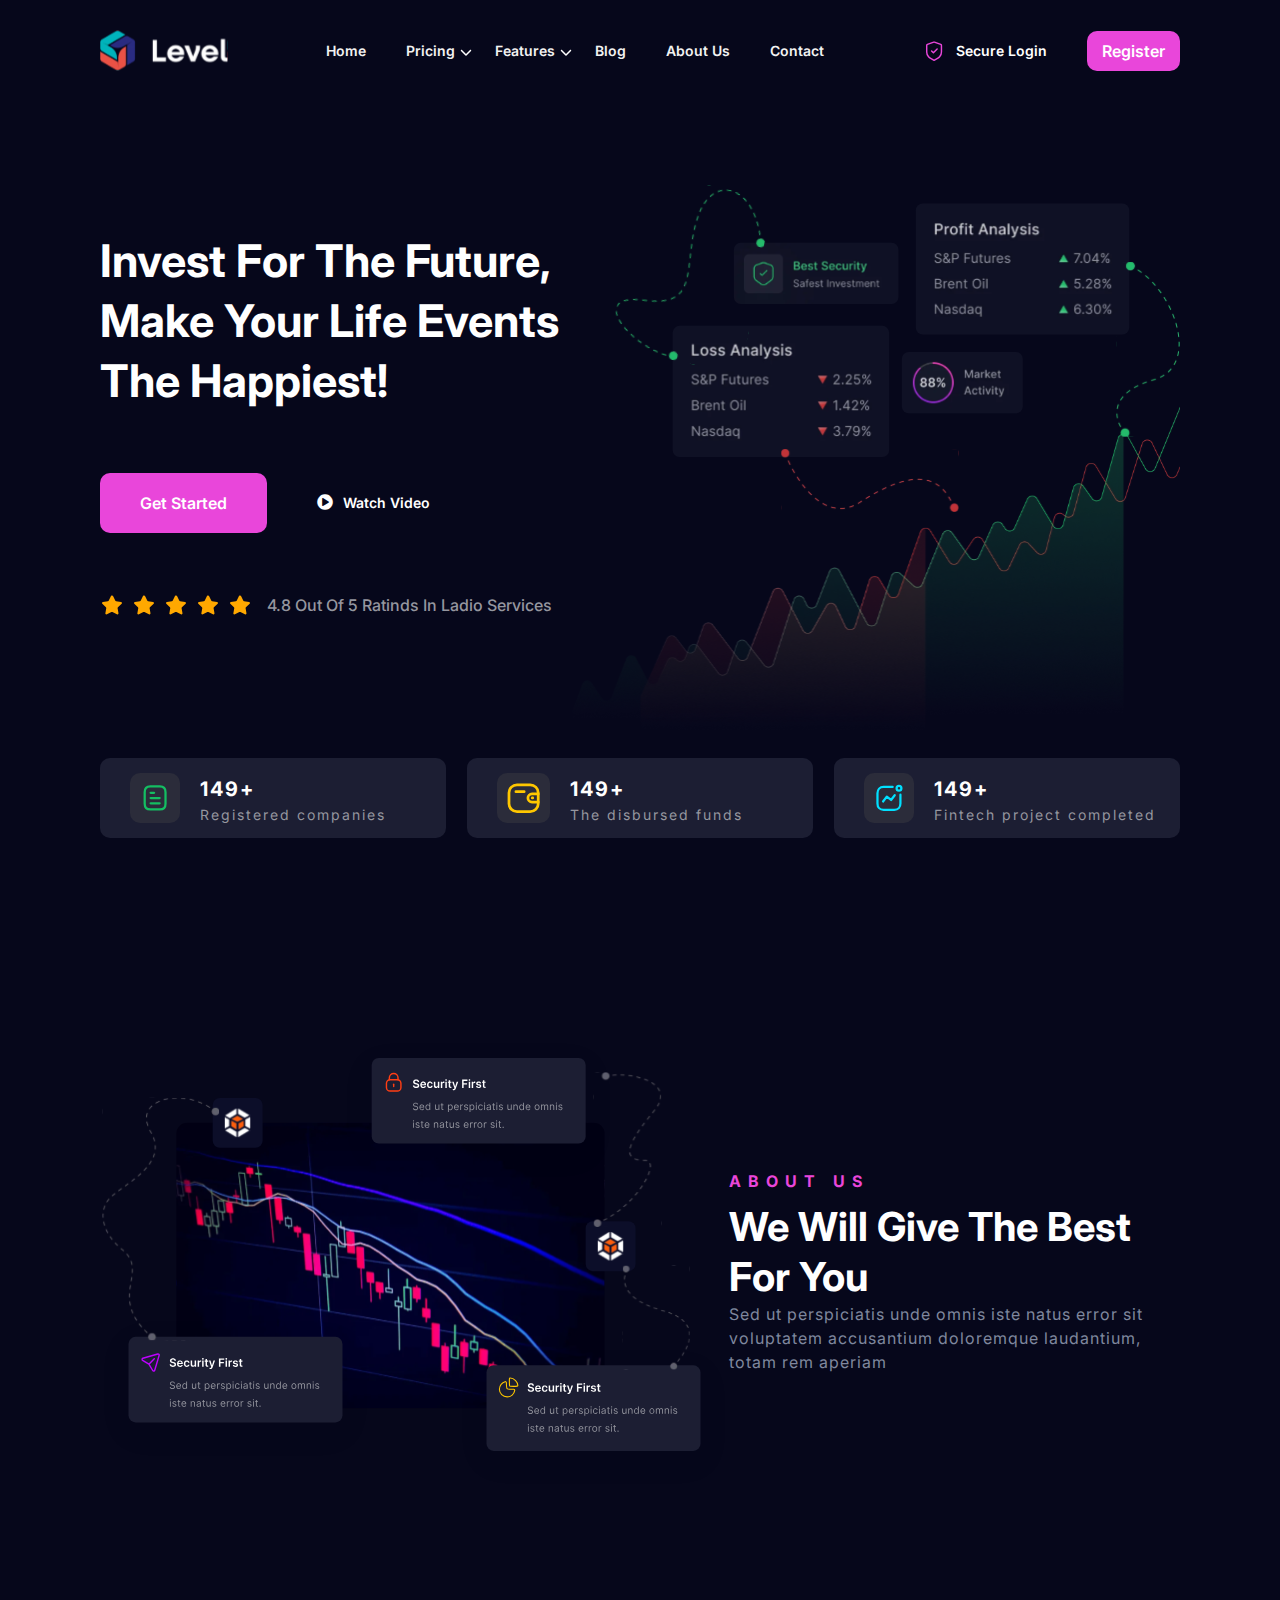
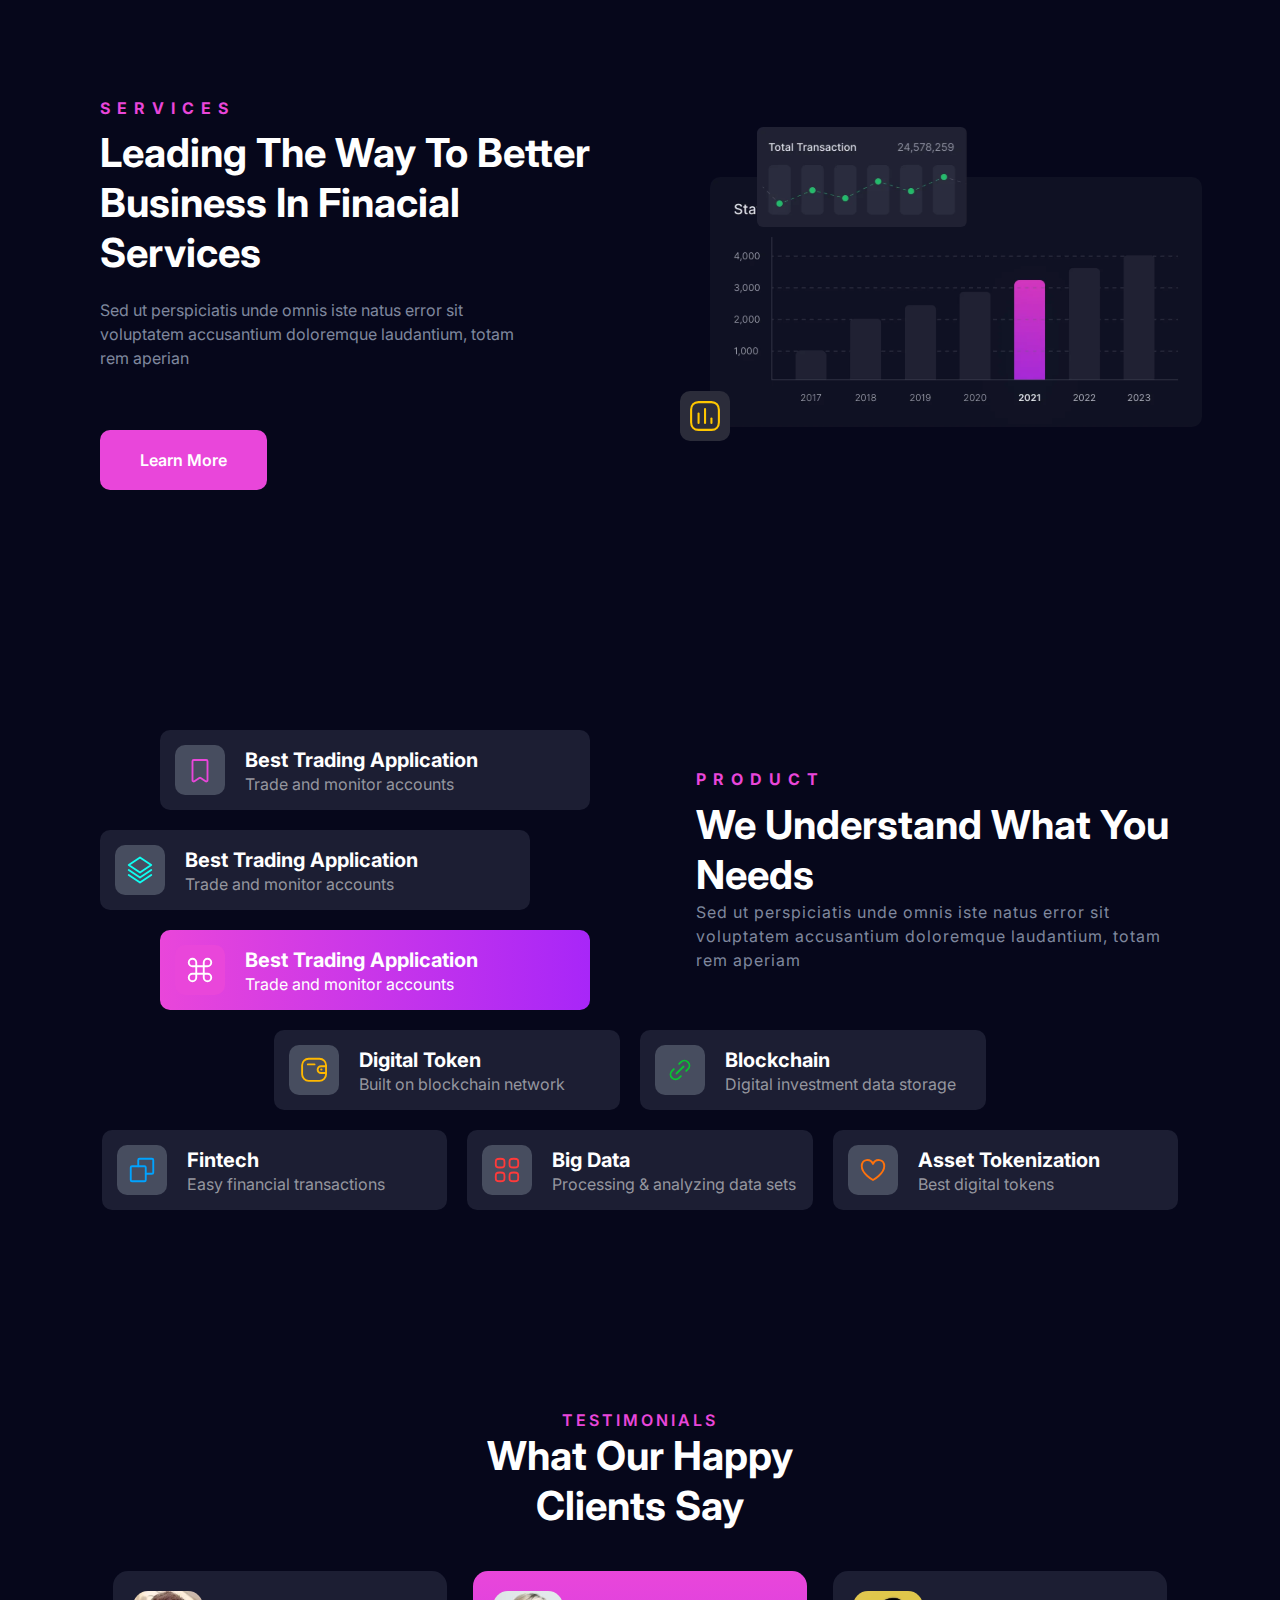
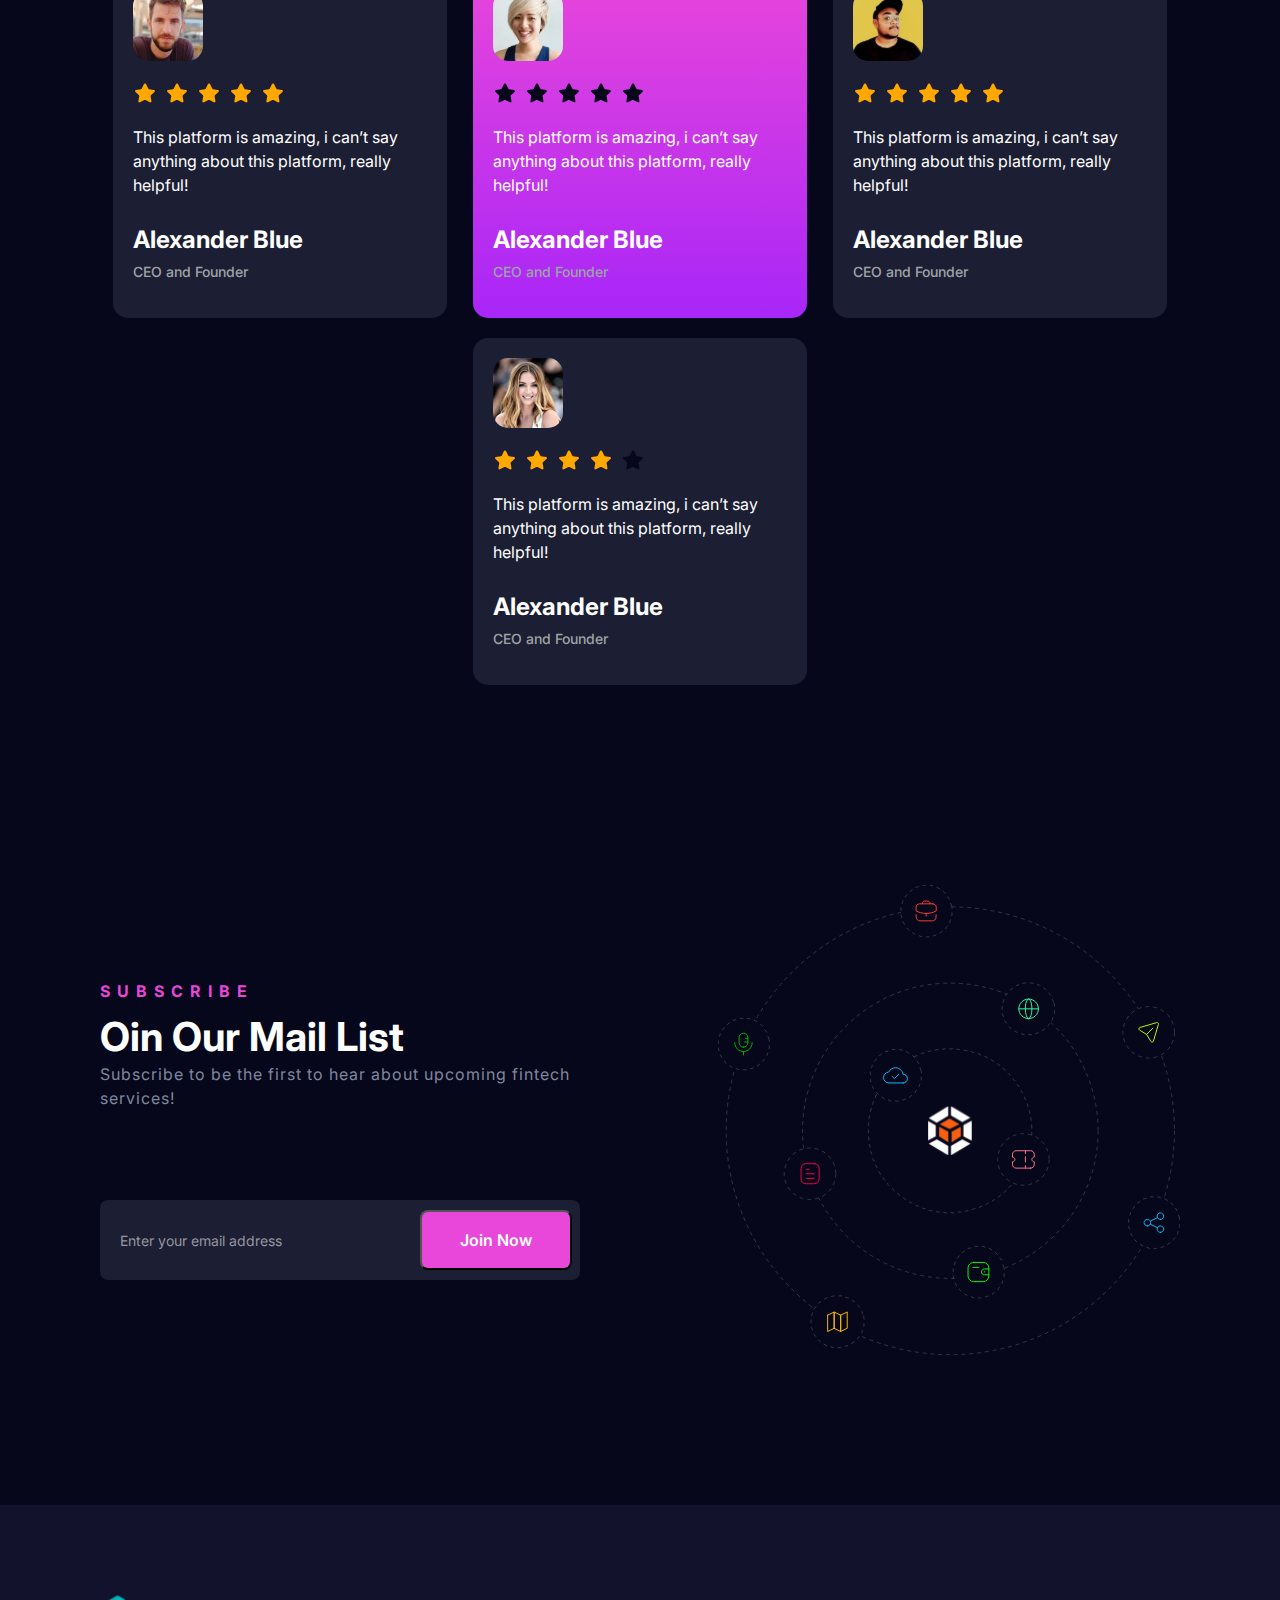
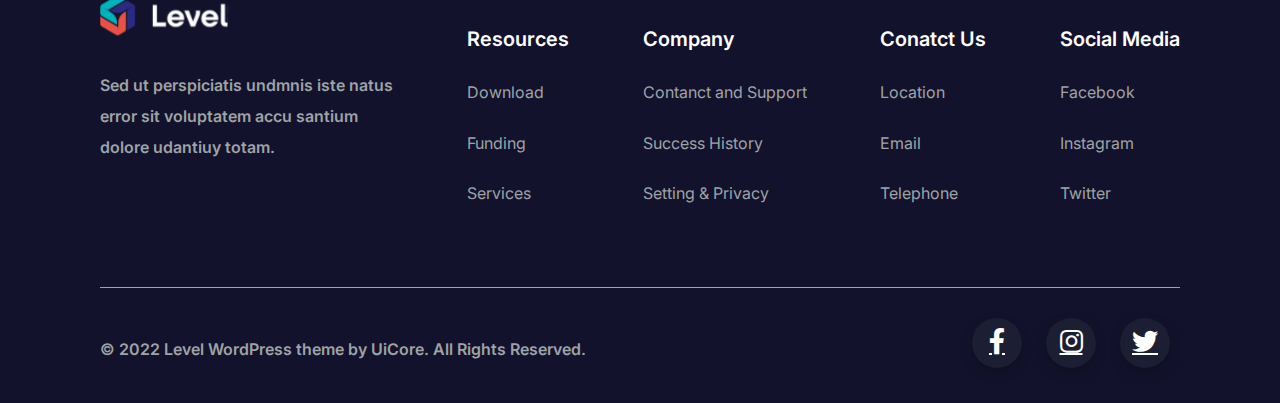
<file: level/index.html>
<!DOCTYPE html>
<html lang="en">

<head>
  <meta http-equiv="Content-Type" content="text/html; charset=utf-8" />
  <meta name="viewport" content="width=device-width, initial-scale=1.0" />
  <link rel="preconnect" href="https://fonts.googleapis.com" />
  <link rel="shortcut icon" type="image/img/icoon-ss.png" href="favicon.ico" />
  <link rel="preconnect" href="https://fonts.gstatic.com" crossorigin />
  <link rel="stylesheet" href="https://use.fontawesome.com/releases/v5.4.1/css/all.css" />
  <link href="https://fonts.googleapis.com/css2?family=Inter:wght@100;200;300;400;500;800;900&display=swap"
    rel="stylesheet" />
  <link rel="stylesheet" href="style.css" />
  <title>Investor</title>
</head>

<body>
  <!-- Login -->
  <div class="modal" id="modal">
    <h3>Login</h3>
    <div>
      <input placeholder="Email" type="text" class="firds-input" id="Email-log" /><br />
      <div class="password-log">
        <input placeholder="Password" type="password" class="password-text-log" id="password-text-log" />
        <a href="#" class="password-control-log"></a>
      </div>
    </div>
    <div class="forgot"><a href="#">Forgot password?</a><br /></div>
    <button id="login-bt">Login</button>
  </div>

  <div class="darkness" id="darkness"></div>

  <!-- Registr -->

  <div class="modalRegistr" id="modalRegistr">
    <h3>Register</h3>
    <div>
      <input placeholder="Email" type="text" class="firds-input" id="Email-reg" /><br />
      <div class="password-1">
        <input placeholder="Password" type="password" class="password-text" />
        <a href="#" class="password-control"></a>
      </div>
      <div class="password-2">
        <input placeholder="Re-type password" type="password" id="re-password-text" />
        <a href="#" class="re-password-control"></a>
      </div>
    </div>
    <div class="forgot">
      <input style="height: 20px; width: 20px; margin: 0 5px 0 0;" type="checkbox">
      <p>
        I agree with <a href="#">Terms of Service</a> &
        <a href="#">Privacy Policy</a>
      </p>
    </div>
    <button id="registrBt">Register</button>
  </div>

  <div class="darkness-2" id="darkness2"></div>


  <!-- burger-menu -->
  <div class="burger-menu">
    <nav class="nav-burger">
      <div>
        <div class="content-burger" id="content-burger">
          <div class="shift-back">
            <svg xmlns="http://www.w3.org/2000/svg" height="1em" class="remove" id="icon-remove" viewBox="0 0 384 512">
              <path
                d="M342.6 150.6c12.5-12.5 12.5-32.8 0-45.3s-32.8-12.5-45.3 0L192 210.7 86.6 105.4c-12.5-12.5-32.8-12.5-45.3 0s-12.5 32.8 0 45.3L146.7 256 41.4 361.4c-12.5 12.5-12.5 32.8 0 45.3s32.8 12.5 45.3 0L192 301.3 297.4 406.6c12.5 12.5 32.8 12.5 45.3 0s12.5-32.8 0-45.3L237.3 256 342.6 150.6z" />
            </svg>
          </div>
          <li> <a href="#Home">Home</a></li>


          <li>
            <div>
              <a href="#" class="slip-textP" id="slip-Pricing2">Pricing
                <svg xmlns="http://www.w3.org/2000/svg" viewBox="0 0 512 512" class="icon-Pric" id="iconPricing2">
                  <path
                    d="M233.4 406.6c12.5 12.5 32.8 12.5 45.3 0l192-192c12.5-12.5 12.5-32.8 0-45.3s-32.8-12.5-45.3 0L256 338.7 86.6 169.4c-12.5-12.5-32.8-12.5-45.3 0s-12.5 32.8 0 45.3l192 192z" />
                </svg>
              </a>
              <div class="menu-Pricing-text2" id="menuPricing2">
                <a href="mistake/index.html">Pricing-1</a>
                <a href="mistake/index.html">Pricing-2</a>
                <a href="mistake/index.html">Pricing-3</a>
              </div>
            </div>
          </li>

          <li class="slipTextF2">
            <div>
              <a href="#" class="slip-textF" id="slip-Features2">Features
                <svg xmlns="http://www.w3.org/2000/svg" viewBox="0 0 512 512" class="icon-Feat" id="iconFeatures2">
                  <path
                    d="M233.4 406.6c12.5 12.5 32.8 12.5 45.3 0l192-192c12.5-12.5 12.5-32.8 0-45.3s-32.8-12.5-45.3 0L256 338.7 86.6 169.4c-12.5-12.5-32.8-12.5-45.3 0s-12.5 32.8 0 45.3l192 192z" />
                </svg>
              </a>
              <div class="menu-Features-text2" id="menuFeatures2">
                <a href="mistake/index.html">Features-1</a>
                <a href="mistake/index.html">Features-2</a>
                <a href="mistake/index.html">Features-3</a>
              </div>
            </div>
          </li>
          <li class="blog"><a href="#Blog">Blog</a></li>
          <li><a href="#plus-container">About Us</a></li>
          <li><a href="#contact">Contact</a></li>
          <li>
            <div class="loginAdap">
              <img src="image/icon/Iconly-Light-Shield Done.svg" alt="" />
              <p id="loginAdap">Secure Login</p>
            </div>
          </li>
          <li>
            <div class="registrAdap">
              <p id="registrAdap">Register</p>
            </div>
          </li>
        </div>
      </div>
    </nav>
  </div>

  <div class="container">
    <header class="header">
      <div class="header-content">
        <img src="image/icon/logo.svg" alt="" />

        <nav class="nav">
          <a href="#Home">Home</a>

          <div>
            <a href="#" class="slip-textP2" id="slip-Pricing">Pricing
              <svg xmlns="http://www.w3.org/2000/svg" viewBox="0 0 512 512" id="iconPricing">
                <path
                  d="M233.4 406.6c12.5 12.5 32.8 12.5 45.3 0l192-192c12.5-12.5 12.5-32.8 0-45.3s-32.8-12.5-45.3 0L256 338.7 86.6 169.4c-12.5-12.5-32.8-12.5-45.3 0s-12.5 32.8 0 45.3l192 192z" />
              </svg>
            </a>
            <div class="menu-Pricing-text" id="menuPricing">
              <a href="../Invest/mistake/index.html">Pricing-1</a>
              <a href="../Invest/mistake/index.html">Pricing-2</a>
              <a href="../Invest/mistake/index.html">Pricing-3</a>
            </div>
          </div>

          <div>
            <a href="#" class="slip-textF2" id="slip-Features">Features
              <svg xmlns="http://www.w3.org/2000/svg" viewBox="0 0 512 512" id="iconFeatures">
                <path
                  d="M233.4 406.6c12.5 12.5 32.8 12.5 45.3 0l192-192c12.5-12.5 12.5-32.8 0-45.3s-32.8-12.5-45.3 0L256 338.7 86.6 169.4c-12.5-12.5-32.8-12.5-45.3 0s-12.5 32.8 0 45.3l192 192z" />
              </svg>
            </a>
            <div class="menu-Features-text" id="menuFeatures">
              <a href="../Invest/mistake/index.html">Features-1</a>
              <a href="../Invest/mistake/index.html">Features-2</a>
              <a href="../Invest/mistake/index.html">Features-3</a>
            </div>
          </div>
          <a href="#Blog">Blog</a>
          <a href="#plus-container">About Us</a>
          <a href="#contact">Contact</a>
        </nav>

        <div class="header-contact">
          <div class="login">
            <img src="image/icon/Iconly-Light-Shield Done.svg" alt="" />
            <p id="login">Secure Login</p>
          </div>
          <div class="registr">
            <p id="registr">Register</p>
          </div>
          <div class="menu-output" id="menu-output">
          </div>
        </div>
      </div>
    </header>
  </div>

  <div class="container">
    <main class="main" id="Home">
      <div class="main-content">
        <h1>Invest For The Future, Make Your Life Events The Happiest!</h1>

        <div class="menu-text">
          <a href="../Invest/mistake/index.html">Get Started</a>

          <div class="play-content">
            <i class="fa fa-play-circle" aria-hidden="true"></i>
            <a href="../Invest/mistake/index.html">Watch Video</a>
          </div>
        </div>

        <div class="raiting">
          <img src="image/icon/rating.svg" alt="" />
          <p>4.8 Out Of 5 Ratinds In Ladio Services</p>
        </div>
      </div>

      <div class="main-content">
        <img class="fon-1" src="image/img/fon-1.svg" alt="" />

        <div class="fon-2">
          <img src="image/img/fon-2.svg" alt="" />
        </div>
      </div>
    </main>

    <div class="plus-content plus-icon">
      <div class="cont-plus">
        <img src="image/icon/icon-plus-1.svg" alt="" />
        <div class="plus-text">
          <p>149+</p>
          <p>Registered companies</p>
        </div>
      </div>

      <div class="cont-plus">
        <img src="image/icon/icon-plus-2.svg" alt="" />
        <div class="plus-text">
          <p>149+</p>
          <p>The disbursed funds</p>
        </div>
      </div>

      <div class="cont-plus">
        <img src="image/icon/icon-plus-3.svg" alt="" />
        <div class="plus-text">
          <p>149+</p>
          <p>Fintech project completed</p>
        </div>
      </div>
    </div>
  </div>

  <div class="container" id="plus-container">
    <div class="plus-content about-content">
      <img src="image/img/fon-plus.svg" alt="" class="plus-img" />
      <div class="plus-text-content">
        <h3>About us</h3>
        <h2>We Will Give The Best For You</h2>
        <p class="about-text">
          Sed ut perspiciatis unde omnis iste natus error sit voluptatem
          accusantium doloremque laudantium, totam rem aperiam
        </p>
      </div>
    </div>

    <div class="plus-content-2">
      <div>
        <h3>services</h3>
        <h2>Leading The Way To Better Business In Finacial Services</h2>
        <p>
          Sed ut perspiciatis unde omnis iste natus error sit voluptatem
          accusantium doloremque laudantium, totam rem aperian
        </p>

        <div class="set-serve">
          <a href="#">Learn More</a>
        </div>
      </div>

      <div class="img-servis">
        <div class="servis-1">
          <div class="icon-grafic">
            <img src="image/img/servis.svg" alt="">
          </div>
          <img class="osnova-static" src="image/img/servis-2.svg" alt="">
          <div class="icon-servis">
            <img src="image/icon/servis-icon.svg" alt="">
          </div>
        </div>
      </div>

    </div>

  </div>

  <div class="container">
    <div class="needs-container">
      <div class="needs-content">
        <div>
          <div class="needs-block ned-cont-1">
            <img src="image/icon/needs-1.svg" alt="" />
            <div class="needs-text">
              <p>Best Trading Application</p>
              <p>Trade and monitor accounts</p>
            </div>
          </div>

          <div class="needs-block">
            <img src="image/icon/needs-2.svg" alt="" />
            <div class="needs-text">
              <p>Best Trading Application</p>
              <p>Trade and monitor accounts</p>
            </div>
          </div>

          <div class="needs-block ned-cont-1 ned-cont-active">
            <img src="image/icon/needs-3.svg" alt="" />
            <div class="needs-text">
              <p>Best Trading Application</p>
              <p>Trade and monitor accounts</p>
            </div>
          </div>
        </div>

        <div class="plus-text-content needs-plus-content">
          <h3>PRODUCT</h3>
          <h2>We Understand What You Needs</h2>
          <p>
            Sed ut perspiciatis unde omnis iste natus error sit voluptatem
            accusantium doloremque laudantium, totam rem aperiam
          </p>
        </div>
      </div>

      <div class="continium-needs">
        <div class="needs-block">
          <img src="image/icon/needs-4.svg" alt="" />
          <div class="needs-text">
            <p>Digital Token</p>
            <p>Built on blockchain network</p>
          </div>
        </div>

        <div class="needs-block">
          <img src="image/icon/needs-5.svg" alt="" />
          <div class="needs-text">
            <p>Blockchain</p>
            <p>Digital investment data storage</p>
          </div>
        </div>

        <div class="needs-block">
          <img src="image/icon/needs-6.svg" alt="" />
          <div class="needs-text">
            <p>Fintech</p>
            <p>Easy financial transactions</p>
          </div>
        </div>

        <div class="needs-block">
          <img src="image/icon/needs-7.svg" alt="" />
          <div class="needs-text">
            <p>Big Data</p>
            <p>Processing & analyzing data sets</p>
          </div>
        </div>

        <div class="needs-block">
          <img src="image/icon/needs-8.svg" alt="" />
          <div class="needs-text">
            <p>Asset Tokenization</p>
            <p>Best digital tokens</p>
          </div>
        </div>
      </div>
    </div>
  </div>

  <div class="container">
    <section class="reviews-content">
      <div>
        <h3>TESTIMONIALS</h3>
        <h2>
          What Our Happy<br />
          Clients Say
        </h2>

        <div class="reviews-block">
          <div class="klient-reviews-block">
            <img src="image/img/user-foto-1.svg" alt="" />
            <div>
              <img src="image/icon/rating.svg" alt="" />
              <p>
                This platform is amazing, i can’t say anything about this
                platform, really helpful!
              </p>
              <h4>Alexander Blue</h4>
              <h5>CEO and Founder</h5>
            </div>
          </div>

          <div class="klient-reviews-block active">
            <img src="image/img/user-foto-2.svg" alt="" />
            <div>
              <img src="image/icon/rating-plox.svg" alt="" />
              <p>
                This platform is amazing, i can’t say anything about this
                platform, really helpful!
              </p>
              <h4>Alexander Blue</h4>
              <h5>CEO and Founder</h5>
            </div>
          </div>

          <div class="klient-reviews-block">
            <img src="image/img/user-foto-3.svg" alt="" />
            <div>
              <img src="image/icon/rating.svg" alt="" />
              <p>
                This platform is amazing, i can’t say anything about this
                platform, really helpful!
              </p>
              <h4>Alexander Blue</h4>
              <h5>CEO and Founder</h5>
            </div>
          </div>

          <div class="klient-reviews-block">
            <img src="image/img/user-foto-4.svg" alt="" />
            <div>
              <img src="image/icon/rating-plox-1.svg" alt="" />
              <p>
                This platform is amazing, i can’t say anything about this
                platform, really helpful!
              </p>
              <h4>Alexander Blue</h4>
              <h5>CEO and Founder</h5>
            </div>
          </div>
        </div>
      </div>
    </section>
  </div>

  <div class="container">
    <div class="plus-content blog-content" id="Blog">
      <div class="plus-text-content">
        <h3>SUBSCRIBE</h3>
        <h2>Oin Our Mail List</h2>
        <p>
          Subscribe to be the first to hear about upcoming fintech<br />
          services!
        </p>

        <div>
          <input placeholder="Enter your email address" type="text" />
          <div class="button-content">
            <button>Join Now</button>
          </div>
        </div>
      </div>
      <img src="image/img/fon-list.svg" alt="" class="col" />
    </div>
  </div>

  <footer class="new-content" id="contact">
    <div class="container">
      <div class="content-min-new">
        <div>
          <img src="image/icon/logo.svg" alt="" />
          <p>
            Sed ut perspiciatis undmnis iste natus<br />
            error sit voluptatem accu santium<br />
            dolore udantiuy totam.
          </p>
        </div>
        <div class="new-content">
          <div>
            <h3 id="glavResources">Resources</h3>
            <nav class="contact-text" id="contactTextR">
              <li>Download</li>
              <li>Funding</li>
              <li>Services</li>
            </nav>
          </div>
        </div>

        <div class="new-content">
          <div>
            <h3 id="glavContact">Company</h3>
            <nav class="contact-text" id="contactTextC">
              <li>Contanct and Support</li>
              <li>Success History</li>
              <li>Setting & Privacy</li>
            </nav>
          </div>
        </div>

        <div class="new-content">
          <div>
            <h3 id="glavContactUS">Conatct Us</h3>
            <nav class="contact-text" id="contactTextCU">
              <li>Location</li>
              <li>Email</li>
              <li>Telephone</li>
            </nav>
          </div>
        </div>

        <div class="new-content">
          <div>
            <h3 id="glavSocial">Social Media</h3>
            <nav class="contact-text" id="contactTextS">
              <li>Facebook</li>
              <li>Instagram</li>
              <li>Twitter</li>
            </nav>
          </div>
        </div>
      </div>

      <div class="line"></div>
      <div class="info-servis">
        <p>© 2022 Level WordPress theme by UiCore. All Rights Reserved.</p>
        <div class="icon-sotset">
          <a class="btn" href="https://ru-ru.facebook.com/">
            <i class="fab fa-facebook-f"></i>
          </a>

          <a class="btn" href="https://www.instagram.com/">
            <i class="fab fa-instagram"></i>
          </a>
          <a class="btn" href="https://twitter.com/">
            <i class="fab fa-twitter"></i>
          </a>
        </div>
      </div>
    </div>
  </footer>

  <script src="app.js"></script>
</body>

</html>
</file>
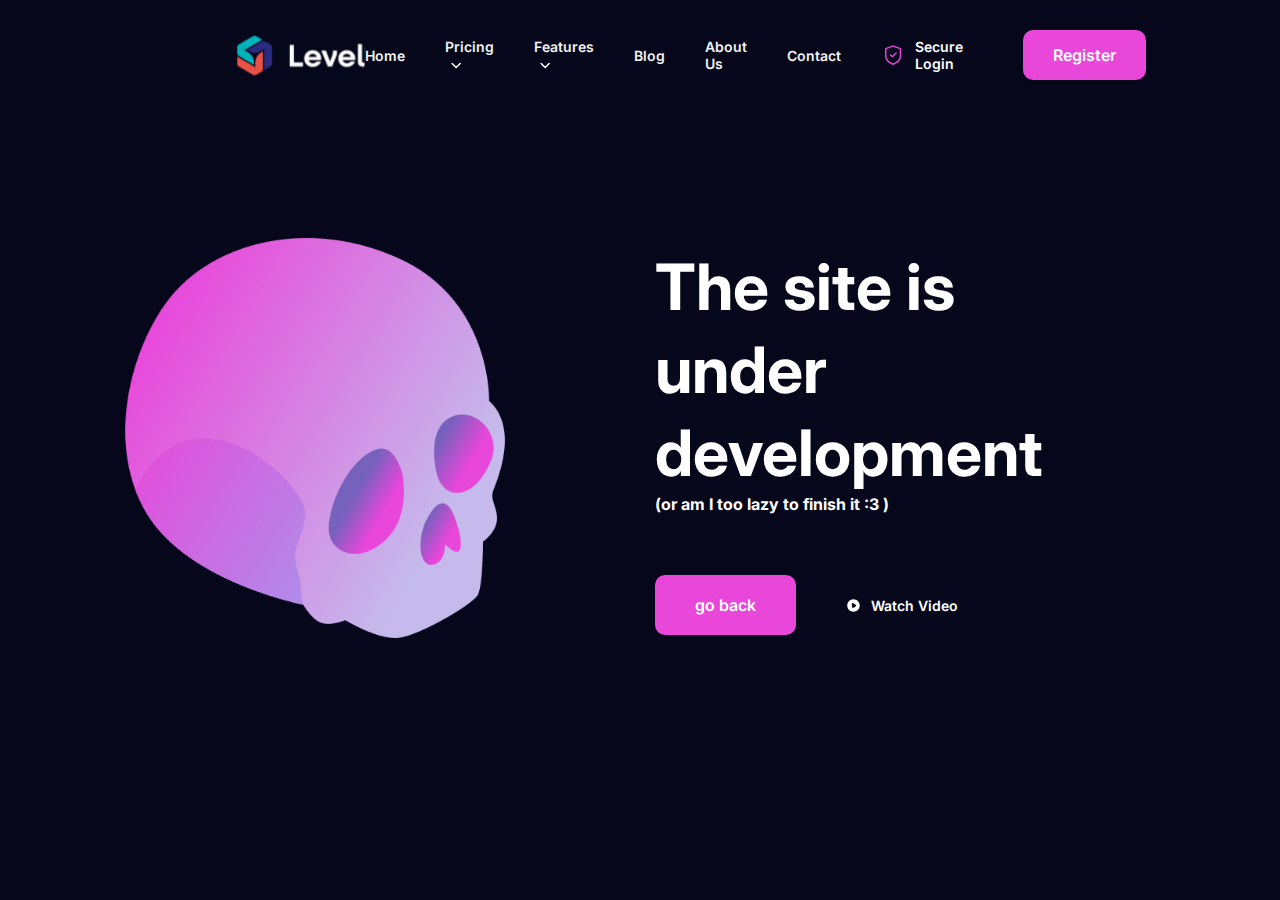
<file: level/mistake/index.html>
<!DOCTYPE html>
<html lang="en">

<head>
    <meta http-equiv="Content-Type" content="text/html; charset=utf-8" />
    <meta name="viewport" content="width=device-width, initial-scale=1.0" />
    <link rel="preconnect" href="https://fonts.googleapis.com" />
    <link rel="preconnect" href="https://fonts.gstatic.com" crossorigin />
    <link href="https://fonts.googleapis.com/css2?family=Inter:wght@100;200;300;400;500;800;900&display=swap"
        rel="stylesheet" />
    <link rel="stylesheet" href="style.css" />
    <title>404</title>
</head>

<body>

    <!-- Login -->
    <div class="modal" id="modal">
        <h3>Login</h3>
        <div>
            <input placeholder="Email" type="text"><br>
            <input placeholder="Password" type="text"><br>
        </div>
        <div class="forgot">
            <a href="@">Forgot password?</a><br>
        </div>
        <button>Login</button>
    </div>

    <div class="darkness " id="darkness"></div>

    <!-- Registr -->

    <div class="modalRegistr" id="modalRegistr">
        <h3>Register</h3>
        <div>
            <input placeholder="Email" type="text"><br>
            <input placeholder="Password" type="password"><br>
            <input placeholder="Re-type password" type="password"><br>
        </div>
        <div class="forgot">
            <img src="../image/icon/plus-tems.svg" alt="">
            <p>I agree with <a href="#">Terms of Service</a> & <a href="#">Privacy Policy</a></p>
        </div>
        <button>Register</button>
    </div>

    <div class="darkness-2 " id="darkness-2"></div>


    <div class="container">
        <header class="header">
            <div class="header-content">
                <img src="../image/icon/logo.svg" alt="" />

                <nav class="nav">
                    <a href="../index.html">Home</a>

                    <div>
                        <a href="#" id="slip-Pricing">Pricing
                            <img src="../image/icon/podrobne.svg" alt="" class="icon-Pricing" />
                        </a>
                        <div class="menu-Pricing-text">
                            <a href="#">Pricing-1</a>
                            <a href="#">Pricing-2</a>
                            <a href="#">Pricing-3</a>
                        </div>
                    </div>

                    <div>
                        <a href="#" id="slip-Features">Features
                            <img src="../image/icon/podrobne.svg" alt="" class="icon-Features" />
                        </a>
                        <div class="menu-Features-text">
                            <a href="#">Features-1</a>
                            <a href="#">Features-2</a>
                            <a href="#">Features-3</a>
                        </div>
                    </div>
                    <a href="#">Blog</a>
                    <a href="#">About Us</a>
                    <a href="#">Contact</a>
                </nav>

                <div class="header-contact">
                    <div class="login">
                        <img src="../image/icon/Iconly-Light-Shield Done.svg" alt="" />
                        <p id="login">Secure Login</p>
                    </div>
                    <div class="registr">
                        <p id="registr">Register</p>
                    </div>
                </div>
            </div>
        </header>
    </div>


    <div class="container">
        <main class="main">

            <div class="main-content">
                <img src="../image/icon/skull (1).png" alt="" />
            </div>

            <div class="main-content">
                <h1>The site is under development</h1>
                <h3>(or am I too lazy to finish it :3 )</h3>

                <div class="menu-text">
                    <a href="../index.html">go back</a>

                    <div class="play-content">
                        <img src="../image/icon/play-video.svg" alt="" />
                        <a href="../Invest/mistake/index.html">Watch Video</a>
                    </div>
                </div>
            </div>

        </main>
    </div>

    <script src="app.js"></script>
</body>

</html>
</file>
<file: level/style.css>
html {
  scroll-behavior: smooth;
}

body {
  background: #06071b;
}

* {
  margin: 0;
  padding: 0;
  box-sizing: border-box;
  color: #fff;
  font-size: 16px;
  font-family: "Inter", sans-serif;
}

.modal,
.modalRegistr {
  display: none;
  text-align: center;
  width: 678px;
  height: 810px;
  background: #12122c;
  position: absolute;
  z-index: 900;
  margin-top: 85px;
  border: 2px #e946da solid;
  border-radius: 16px;
  top: 50px;
  transform: translateX(-50%);
  left: 50%;
}

.modal.active,
.modalRegistr.active {
  display: block;
}

.modal h3,
.modalRegistr h3 {
  margin-top: 60px;
  font-size: 40px;
  font-weight: 500;
}

.modal .firds-input,
.modalRegistr .firds-input {
  margin-top: 71px;
}

.modal input,
.modal button,
.modalRegistr input,
.modalRegistr button {
  margin-top: 18px;
  width: 574px;
  height: 76px;
  border-radius: 50px;
  background-color: #1c1e33;
  border: 2px #e946da solid;
  text-align: center;
  font-size: 20px;
  font-weight: 600;
}

/* Срытие пароля */

.password-log,
.password-1,
.password-2 {
  position: relative;
}

.password-control-log,
.password-control,
.re-password-control {
  position: absolute;
  z-index: 910;
  top: 40px;
  right: 60px;
  display: inline-block;
  width: 32px;
  height: 32px;
  background: url("image/icon/no-view.png") 0 0 no-repeat;
}

.password-control-log.view,
.password-control.view,
.re-password-control.view {
  background: url("image/icon/view.png") 0 0 no-repeat;
}

@keyframes noText {
  0% {
    border: 2px #e946da solid;
  }

  20% {
    border: 2px #70192c solid;
  }

  50% {
    border: 2px #ce0b35 solid;
  }

  80% {
    border: 2px #70192c solid;
  }

  100% {
    border: 2px #e946da solid;
  }
}

.forgot {
  display: flex;
  justify-content: center;
  align-items: center;
  margin-top: 22px;
}

.forgot div div input {
  margin: 0;
}

.forgot a {
  font-size: 20px;
  transition: 0.4s linear;
}

.forgot a:hover {
  color: #e946da;
}

.forgot p a {
  color: #e946da;
}

.forgot img {
  margin-right: 15px;
}

.modal button {
  margin-top: 265px;
  background-color: #e946da;
  transition: background 0.4s linear;
}

.modal button:hover,
.modalRegistr button:hover {
  background-color: #1c1e33;
  color: #e946da;
  cursor: pointer;
}

/* темнота */

.darkness {
  display: none;
  position: fixed;
  top: 0;
  right: 0;
  left: 0;
  bottom: 0;
  background: rgba(0, 0, 0, 0.5);
}

.modal.active + .darkness.active,
.modalRegistr.active + .darkness-2.active {
  z-index: 150;
  display: block;
}

/* Registr */

.modalRegistr button {
  margin-top: 158px;
  background-color: #e946da;
  transition: background 0.4s linear;
}

.darkness-2 {
  display: none;
  position: fixed;
  top: 0;
  right: 0;
  left: 0;
  bottom: 0;
  background: rgba(0, 0, 0, 0.5);
}
.container {
  margin: 0 237px;
}

.header {
  margin-top: 30px;
}

.header-content {
  display: flex;
  justify-content: space-between;
  align-items: center;
}

.nav {
  display: flex;
  justify-content: space-between;
  align-items: center;
}

.nav a {
  text-decoration: none;
  color: rgba(242, 242, 242, 1);
  font-size: 14px;
  font-weight: 600;
  margin-right: 40px;
  display: block;

  transition: color 0.4s linear;
}

.nav a:hover {
  color: #e946da;
}

.nav a > svg {
  transition: 0.4s linear;
}

.nav a:hover > svg {
  fill: #e946da;
}

.nav svg {
  fill: #ffffff;
  margin-left: 5px;
  position: absolute;
  height: 20px;
  width: 12px;
}

.nav a svg.active {
  fill: #e946da;
  rotate: 180deg;
}
/* burger-menu */

.nav-burger > div {
  width: 100%;
  display: flex;
  justify-content: end;
}

.content-burger {
  background-color: #12122c;
  width: 38%;
  position: fixed;
  display: none;
  opacity: 0.9;
  text-align: right;
  z-index: 4;
  transform: translateX(100%);
  transition: 0.4s linear;
}

.content-burger.active {
  border-radius: 0 0 0 10px;
  z-index: 90;
  display: block;
  animation: returnMenu 0.4s forwards;
}

@keyframes returnMenu {
  0% {
    transform: translateX(100%);
  }
  100% {
    transform: translateX(0);
  }
}

.shift-back {
  width: 100%;
  display: flex;
  justify-content: end;
  padding-right: 90px;
  padding-top: 43px;
  margin-bottom: 80px;
}

.nav-burger li {
  list-style-type: none;
  width: 100%;
  height: 20px;
  display: flex;
  justify-content: end;
  padding-right: 90px;
  margin-top: 44px;
}

.nav-burger li:last-child {
  padding-bottom: 150px;
}

.nav-burger a {
  text-decoration: none;
  color: rgba(242, 242, 242, 1);
  font-size: 14px;
  font-weight: 600;
  transition: color 0.4s linear;
}

.nav-burger a:hover {
  color: #e946da;
}

.nav-burger svg.remove {
  height: 25px;
  width: 30px;
}

.nav-burger svg {
  fill: #ffffff;
  margin-left: 5px;
  position: absolute;
  height: 20px;
  width: 12px;
}

.nav-burger a svg.active {
  fill: #e946da;
  rotate: 180deg;
}

.slip-textP.active,
.slip-textF.active {
  color: #e946da;
}

.slip-textP > svg,
.slip-textF > svg {
  color: #ffffff;
  transition: fill 0.4s linear;
}

.slip-textP:hover,
.slip-textF:hover {
  color: #e946da;
  transition: color 0.4s linear;
}

.slip-textP:hover > svg,
.slip-textF:hover > svg {
  fill: #e946da;
  color: #e946da;
}

.header-contact {
  display: flex;
  align-items: center;
  justify-content: space-between;
}

.menu-Pricing-text,
.menu-Features-text {
  position: absolute;
  display: none;
}

.menu-Pricing-text.active,
.menu-Features-text.active {
  display: block;
}

.menu-Pricing-text a,
.menu-Features-text a {
  margin-top: 5px;
}

.menu-Pricing-text a:nth-last-child(1),
.menu-Features-text a:nth-last-child(1) {
  opacity: 30%;
  margin-left: 50px;
  animation-name: text-men-3;
  animation-duration: 1.5s;
  animation-fill-mode: forwards;
}

.menu-Pricing-text a:nth-last-child(2),
.menu-Features-text a:nth-last-child(2) {
  opacity: 30%;
  margin-left: -50px;
  animation-name: text-men-2;
  animation-duration: 1.5s;
  animation-fill-mode: forwards;
}

.menu-Pricing-text a:nth-last-child(3),
.menu-Features-text a:nth-last-child(3) {
  opacity: 30%;
  margin-left: 50px;
  animation-name: text-men-2;
  animation-duration: 1.5s;
  animation-fill-mode: forwards;
}

@keyframes text-men-3 {
  0% {
    opacity: 0%;
  }

  30% {
    opacity: 30%;
  }

  50% {
    opacity: 60%;
  }

  100% {
    margin-left: 0;
    opacity: 100%;
  }
}

@keyframes text-men-2 {
  0% {
    opacity: 0%;
  }

  30% {
    opacity: 30%;
  }

  50% {
    opacity: 60%;
  }

  100% {
    margin-left: 0;
    opacity: 100%;
  }
}

.login {
  display: flex;
  align-items: center;
}

.login p {
  font-size: 14px;
  font-weight: 600;

  transition: color 0.4s linear;
}

.login p:hover {
  cursor: pointer;
  color: #e946da;
}

.login:first-child {
  margin-right: 60px;
}

.login img {
  height: 24px;
  margin-right: 10px;
}

.registr p {
  background: #e946da;
  padding: 15px 30px;
  border-radius: 10px;
  font-weight: 600;

  transition: 0.4s linear;
}

.registr p:hover {
  background: #fff;
  color: #e946da;
  cursor: pointer;
}

.menu-output {
  display: none;
  height: 2px;
  width: 24px;
  background: #a826f8;
  margin-left: 30px;
}

.menu-output::after {
  content: "";
  height: 2px;
  width: 24px;
  margin-left: 8px;
  position: absolute;
  background-color: #a826f8;
  margin-top: -8px;
}

.menu-output::before {
  content: "";
  height: 2px;
  width: 24px;
  margin-left: 8px;
  position: absolute;
  background-color: #a826f8;
  margin-top: 8px;
}

/* main */

.main {
  display: flex;
  justify-content: space-between;
  align-items: center;
}

.main > :first-child {
  margin-top: 160px;
}

.main-content h1 {
  font-size: 64px;
  font-weight: 700;
  line-height: 83.2px;
}

.menu-text {
  display: flex;
  align-items: center;
  margin-top: 61px;
}

.menu-text > a {
  padding: 20px 40px;
  text-decoration: none;
  background-color: #e946da;
  border-radius: 10px;
  font-weight: 600;

  transition: 0.4s linear;
}

.menu-text > :first-child {
  margin-right: 50px;
}

.menu-text > a:hover {
  background-color: #fff;
  color: #e946da;
  cursor: pointer;
}

.play-content {
  display: flex;
  align-items: center;
}

.play-content i {
  height: 18px;
  margin-right: 10px;

  transition: color 0.4s linear;
}

.play-content a {
  font-size: 14px;
  font-weight: 600;
  text-decoration: none;

  transition: color 0.4s linear;
}

.play-content a:hover,
.play-content i:hover {
  color: #e946da;
}

.raiting {
  margin-top: 60px;
  display: flex;
  align-items: center;
}

.raiting img {
  margin-right: 15px;
}

.raiting p {
  color: #95969f;
  font-weight: 500;
}

.fon-2 {
  display: flex;
  justify-content: end;
  width: 100%;
}

.fon-2 img {
  position: absolute;
  z-index: 20;
  margin-top: -180px;
}

/* Plus-container */

.plus-content {
  margin-top: 180px;
  display: flex;
  justify-content: space-between;
  align-items: center;
}

.cont-plus {
  width: 31%;
  height: 120px;
  background-color: #1c1e33;
  border-radius: 10px;
  display: flex;
  align-items: center;
}

.cont-plus img {
  background: #2b2c3a;
  padding: 15px;
  border-radius: 10px;
  margin-left: 30px;

  transition: 0.4s linear;
}

.plus-text {
  margin-left: 20px;
}

.plus-text > :first-child {
  color: #fff;
  font-size: 24px;
  font-weight: 700;
  line-height: 26.4px;
}

.plus-text p {
  font-weight: 400;
  line-height: 17.6px;
  letter-spacing: 2px;
  color: #95969f;
  margin-top: 10px;
}

/* contant-plus */

.plus-content:first-child {
  margin-top: 200px;
}

.plus-content {
  margin-top: 251px;
}

.plus-text-content h3 {
  margin-top: 20px;
  font-weight: 700;
  color: #e946da;
  line-height: 20.8px;
  letter-spacing: 7px;
  text-transform: uppercase;
}

.plus-text-content h2 {
  margin-top: 20px;
  font-size: 54px;
  font-weight: 700;
  line-height: 70.2px;
}

.plus-text-content p {
  font-weight: 400;
  line-height: 24px;
  letter-spacing: 1px;
  color: #7f879e;
}

.plus-text-content a {
  background-color: #e946da;
  padding: 20px 40px;
  border-radius: 10px;
  text-decoration: none;
}

.plus-content-2 {
  margin-top: 210px;
  display: flex;
  justify-content: space-between;
  align-items: center;
}

.plus-content-2 h3 {
  font-weight: 700;
  color: #e946da;
  line-height: 20.8px;
  letter-spacing: 7px;
  text-transform: uppercase;
}

.plus-content-2 h2 {
  margin-top: 20px;
  width: 610px;
  font-size: 54px;
  font-weight: 700;
  line-height: 70.2px;
}

.plus-content-2 p {
  margin-top: 20px;
  font-weight: 400;
  line-height: 24px;
  color: #7f879e;
  width: 464px;
}

.set-serve {
  margin-top: 80px;
}

.set-serve a {
  padding: 20px 40px;
  background-color: #e946da;
  border-radius: 10px;
  font-weight: 600;
  text-decoration: none;
  margin-top: 80px;

  transition: background 0.4s linear;
}

.set-serve a:hover {
  background-color: #fff;
  color: #e946da;
  cursor: pointer;
}

.img-servis {
  width: 50%;
}

.servis-1 div:nth-of-type(1) {
  width: 95%;
  display: flex;
  justify-content: end;
}

.icon-grafic img {
  margin-bottom: -80px;
  z-index: 3;
  position: relative;
}

.icon-servis {
  width: 100%;
  display: flex;
  justify-content: start;
}

.icon-servis > img {
  background: #2b2c3a;
  padding: 15px;
  border-radius: 10px;
  transition: 0.4s linear;
  position: relative;
  z-index: 4;
  margin-top: -40px;
  margin-left: -30px;
}

/* needs block */

.needs-container {
  margin-top: 240px;
}

.needs-content {
  display: flex;
  justify-content: center;
  align-items: center;
}

.needs-block {
  margin-top: 30px;
  display: flex;
  align-items: center;
  width: 586px;
  height: 120px;
  background-color: #1c1e33;
  border-radius: 10px;
}

.needs-block img {
  padding: 15px;
  border-radius: 10px;
  background-color: #474d5f;
  margin-left: 30px;
  cursor: pointer;

  transition: 0.4s linear;
}

.needs-block img:hover {
  background: #e946da;
}

.needs-text {
  margin-left: 20px;
}

.needs-text p:first-child {
  color: #ffffffff;
  font-weight: 700;
  font-size: 24px;
  line-height: 26.4px;
}

.needs-text p {
  font-weight: 400;
  color: #95969f;
}

.ned-cont-1 {
  margin-left: 60px;
}

.ned-cont-active {
  background: linear-gradient(90deg, #e946da, #a826f8);
}

.ned-cont-active img {
  background-color: #e946da;
  cursor: pointer;
}

.ned-cont-active p {
  color: #ffffff;
}

.needs-plus-content {
  margin-left: 146px;
}

.continium-needs {
  display: flex;
  flex-wrap: wrap;
  justify-content: center;
  align-items: center;
}

.continium-needs .needs-block {
  margin-right: 24px;
  width: 32%;
}

.continium-needs .needs-block:nth-child(3),
.continium-needs .needs-block:last-child {
  margin-right: 0;
}

/* reviews block */

.reviews-content {
  margin-top: 200px;
  text-align: center;
}

.reviews-content div {
  margin-top: 20px;
  text-align: center;
}

.reviews-content h3 {
  text-transform: uppercase;
  font-weight: 600;
  color: #e946da;
  letter-spacing: 3px;
  line-height: 20.8px;
}

.reviews-content h2 {
  font-size: 54px;
  font-weight: 700;
  line-height: 70.2px;
}

.reviews-block {
  margin-top: 80px;
  display: flex;
  align-items: center;
  justify-content: center;
}

.reviews-block div h3 {
  display: flex;
  justify-content: center;
}

.klient-reviews-block {
  width: 342px;
  height: 347px;
  background-color: #1c1e33;
  border-radius: 15px;
  padding: 30px;
  text-align: start;
  margin-right: 24px;
}

.klient-reviews-block:nth-child(2) {
  background: linear-gradient(#e946da, #a826f8);
}

.klient-reviews-block:last-child {
  margin-right: 0;
}

.klient-reviews-block img:first-child {
  margin-top: 0;
  display: flex;
  justify-content: start;
}

.klient-reviews-block div p {
  margin-top: 20px;
  font-weight: 400;
  color: #9ea3a6;
  line-height: 24px;
  text-align: start;
}

.klient-reviews-block div p:nth-child(2) {
  color: #ffffff;
}

.klient-reviews-block div h4 {
  font-size: 24px;
  font-weight: 700;
  line-height: 26.4px;
  margin-top: 30px;
  text-align: start;
}

.klient-reviews-block div h5 {
  font-size: 14px;
  font-weight: 500;
  line-height: 15.4px;
  margin-top: 10px;
  color: #9ea3a6;
  text-align: start;
}

/* Mail List */

.plus-text-content div {
  margin-top: 90px;
  display: flex;
  align-items: center;
}

.plus-text-content div:nth-child(2) {
  margin-top: 0;
}

.plus-text-content div input {
  height: 80px;
  width: 320px;
  background-color: #1c1e33;
  border-radius: 8px 0 0 8px;
  padding-left: 20px;
  padding-right: 10px;
  border: 0;
}

.plus-content div input:focus {
  outline: none;
}

.plus-text-content div input::placeholder {
  font-size: 14px;
  color: #95969f;
  font-weight: 400;
  border: none;
}

.button-content {
  display: flex;
  align-items: center;
  background: #1c1e33;
  height: 80px;
  width: 160px;
  border-radius: 0 8px 8px 0;
}

.plus-text-content div button {
  background: #e946da;
  color: #ffffff;
  width: 152px;
  height: 60px;
  border-radius: 8px;
  font-weight: 600;

  transition: 0.4s linear;
}

.plus-text-content div button:hover {
  background-color: #ffffff;
  color: #e946da;
  cursor: pointer;
}

/* news */

.new-content {
  background-color: #12122c;
}

.new-content .container .content-min-new {
  margin-top: 150px;
  display: flex;
  justify-content: space-between;
}

.new-content img {
  margin-top: 90px;
}

.new-content p {
  margin-top: 30px;
  font-weight: 600;
  line-height: 31px;
  color: #9ea3a6;
}

.new-content div h3 {
  margin-top: 119px;
  font-weight: 600;
  font-size: 20px;
  color: #ffffff;
  line-height: 31px;
}

.new-content div li {
  list-style-type: none;
  line-height: 25.6px;
  font-weight: 400;
  color: #9ea3a6;
  margin-top: 25px;

  transition: color 0.4s linear;
}

.new-content div li:hover {
  color: #ffffff;
  cursor: pointer;
}

.line {
  background-color: #9ea3a6;
  height: 1px;
  width: 100%;
  margin-top: 80px;
}

.info-servis {
  display: flex;
  align-items: center;
  justify-content: space-between;
  padding-bottom: 21px;
}

.icon-sotset {
  margin-top: 20px;
}

.btn {
  display: inline-block;
  width: 50px;
  height: 50px;
  background: #1c1e33;
  margin: 10px;
  border-radius: 50%;
  box-shadow: 0 5px 15px -5px #00000070;
  color: #ffffff;
  overflow: hidden;
  position: relative;
}
.btn i {
  display: flex;
  justify-content: center;
  padding-top: 10px;
  font-size: 26px;
  transition: 0.2s linear;
}

.btn:hover i {
  transform: scale(1.3);
  color: #f1f1f1;
}
.btn::before {
  content: "";
  position: absolute;
  width: 120%;
  height: 120%;
  background: #e946da;
  transform: rotate(45deg);
  left: -110%;
  top: 90%;
}
.btn:hover::before {
  animation: aaa 0.7s 1;
  top: -10%;
  left: -10%;
}
@keyframes aaa {
  0% {
    left: -110%;
    top: 90%;
  }
  50% {
    left: 10%;
    top: -30%;
  }
  100% {
    top: -10%;
    left: -10%;
  }
}

@media (max-width: 1728px) {
  .container {
    margin: 0 200px;
  }

  .main-content h1 {
    font-size: 60px;
  }

  .plus-text-content h2 {
    font-size: 52px;
  }

  .reviews-content h2 {
    font-size: 52px;
  }

  .icon-grafic img {
    height: 130px;
  }

  .osnova-static {
    height: 350px;
  }

  .plus-content-2 h2 {
    font-size: 52px;
  }
}

@media (max-width: 1440px) {
  .modal.active,
  .modalRegistr.active {
    width: 638px;
  }

  .container {
    margin: 0 150px;
  }

  .main-content h1 {
    font-size: 50px;
  }

  .fon-1 {
    height: 340px;
  }

  .fon-2 img {
    margin-top: -120px;
    height: 380px;
  }

  .cont-plus {
    width: 32%;
    height: 100px;
  }

  .plus-content {
    margin-top: 141px;
  }

  .plus-text > :first-child {
    font-size: 20px;
  }

  .plus-img {
    height: 550px;
  }

  .plus-text-content h2 {
    font-size: 42px;
    line-height: 55.2px;
    margin-top: 10px;
  }

  .plus-content-2 h2 {
    font-size: 42px;
    line-height: 55.2px;
    margin-top: 10px;
    padding-right: 70px;
  }

  .osnova-static {
    height: 300px;
  }

  .needs-block {
    height: 100px;
    width: 458px;
    margin-top: 20px;
  }

  .continium-needs .needs-block:nth-child(3),
  .continium-needs .needs-block {
    margin-right: 20px;
  }

  .reviews-content h2 {
    font-size: 42px;
  }

  .klient-reviews-block {
    padding: 20px;
    margin-right: 20px;
  }

  .col {
    height: 550px;
  }
}

@media (max-width: 1280px) {
  .modal.active,
  .modalRegistr.active {
    width: 578px;
  }

  .modal input,
  .modal button,
  .modalRegistr input,
  .modalRegistr button {
    width: 474px;
  }

  .container {
    margin: 0 100px;
  }

  .nav a:last-child {
    margin-right: 0;
  }

  .login:first-child {
    margin-right: 40px;
  }

  .registr p {
    padding: 10px 15px;
  }

  .main-content h1 {
    font-size: 45px;
    line-height: 60.2px;
  }

  .cont-plus img {
    height: 55px;
    padding: 10px;
  }

  .cont-plus {
    height: 80px;
  }

  .cont-plus img {
    height: 50px;
  }

  .plus-text p {
    font-size: 14px;
    margin-top: 4px;
  }

  .icon-grafic img {
    height: 100px;
    margin-bottom: -50px;
  }

  .plus-img {
    height: 450px;
  }

  .plus-text-content h2 {
    font-size: 40px;
    line-height: 50px;
  }

  .plus-content-2:nth-of-type(2) {
    width: 50%;
  }

  .plus-content-2 h2 {
    padding-right: 90px;
    font-size: 40px;
    line-height: 50px;
  }

  .plus-content-2 p {
    padding-right: 50px;
  }

  .osnova-static {
    height: 250px;
  }

  .icon-servis img {
    padding: 10px;
    height: 50px;
  }

  .needs-block {
    height: 80px;
    width: 430px;
  }

  .needs-block img {
    height: 50px;
    padding: 10px;
    margin-left: 15px;
  }

  .needs-plus-content {
    margin-left: 106px;
  }

  .needs-text p:first-child {
    font-size: 20px;
  }

  .reviews-content h2 {
    font-size: 40px;
    line-height: 50px;
  }

  .reviews-block {
    display: flex;
    flex-wrap: wrap;
    justify-content: space-around;
  }

  .klient-reviews-block {
    width: 31%;
    margin: 0;
  }
  .col {
    height: 470px;
  }
}

@media (max-width: 1024px) {
  .loginAdap {
    display: none;
  }

  .nav {
    display: none;
  }

  .loginAdap,
  .registrAdap {
    display: none;
  }

  .nav-burger li:last-child {
    padding-bottom: 0;
  }

  .menu-output {
    display: block;
  }

  .menu-Pricing-text2,
  .menu-Features-text2 {
    position: absolute;
    display: none;
  }

  .menu-Pricing-text2.active,
  .menu-Features-text2.active {
    display: grid;
  }

  .menu-Pricing-text2 a,
  .menu-Features-text2 a {
    margin-top: 5px;
  }

  .menu-Pricing-text2 a:nth-last-child(1),
  .menu-Features-text2 a:nth-last-child(1) {
    opacity: 30%;
    margin-left: 50px;
    animation-name: text-men-3;
    animation-duration: 1.5s;
    animation-fill-mode: forwards;
  }

  .menu-Pricing-text2 a:nth-last-child(2),
  .menu-Features-text2 a:nth-last-child(2) {
    opacity: 30%;
    margin-left: -50px;
    animation-name: text-men-2;
    animation-duration: 1.5s;
    animation-fill-mode: forwards;
  }

  .menu-Pricing-text2 a:nth-last-child(3),
  .menu-Features-text2 a:nth-last-child(3) {
    opacity: 30%;
    margin-left: 50px;
    animation-name: text-men-2;
    animation-duration: 1.5s;
    animation-fill-mode: forwards;
  }

  .slipTextF2.active {
    margin-top: 70px;
    transition: 0.4s linear;
  }

  .blog.active {
    margin-top: 75px;
    transition: 0.4s linear;
  }

  .nav-burger .icon-Pric,
  .nav-burger .icon-Feat {
    fill: #ffffff;
    margin-left: 5px;
    position: absolute;
    height: 20px;
    width: 12px;
  }

  .nav-burger a .icon-Pric.active,
  .nav-burger a .icon-Feat.active {
    fill: #e946da;
    rotate: 180deg;
  }

  .slip-textP2.active,
  .slip-textF.active {
    color: #e946da;
  }

  .slip-textP2 > svg,
  .slip-textF > svg {
    color: #ffffff;
    transition: fill 0.4s linear;
  }

  .slip-textP2:hover,
  .slip-textF:hover {
    color: #e946da;
    transition: color 0.4s linear;
  }

  .slip-textP2:hover > svg,
  .slip-textF:hover > svg {
    fill: #e946da;
    color: #e946da;
  }

  .main-content h1 {
    font-size: 37px;
  }

  .menu-text > a {
    font-size: 15px;
    padding: 15px;
  }

  .raiting {
    margin-top: 45px;
  }

  .raiting p {
    font-size: 15px;
  }

  .fon-1 {
    height: 250px;
  }

  .fon-2 img {
    height: 300px;
  }

  .cont-plus {
    height: 65px;
  }

  .cont-plus img {
    margin-left: 15px;
    height: 40px;
    padding: 4px;
  }

  .plus-content {
    margin-top: 90px;
  }

  .plus-text > :first-child {
    font-size: 16px;
  }

  .plus-text p {
    margin-top: 0;
  }

  .plus-content:first-child {
    margin-top: 140px;
  }

  .plus-img {
    height: 330px;
  }

  .plus-text-content h2 {
    font-size: 32px;
    line-height: 42px;
  }

  .plus-content-2 {
    margin-top: 140px;
  }

  .plus-content-2 h2 {
    font-size: 32px;
    line-height: 42px;
    padding-right: 210px;
  }

  .plus-content-2 p {
    padding-right: 150px;
  }

  .set-serve {
    margin-top: 40px;
  }

  .set-serve a {
    padding: 15px;
    font-size: 15px;
  }

  .plus-content-2 div {
    width: 50%;
  }

  .plus-content-2:nth-of-type(2) {
    width: 100%;
  }

  .img-servis {
    display: contents;
  }

  .icon-grafic img {
    height: 90px;
  }

  .osnova-static {
    height: 220px;
  }

  .icon-servis img {
    height: 40px;
    padding: 4px;
  }

  .needs-container {
    margin-top: 140px;
  }

  .needs-block {
    height: 65px;
    width: 350px;
  }

  .needs-text p:first-child {
    font-size: 18px;
  }

  .needs-plus-content {
    margin-left: 36px;
  }

  .needs-block {
    margin-right: 5px;
  }

  .needs-block img {
    margin-left: 15px;
    height: 40px;
    padding: 4px;
  }

  .needs-text p {
    font-size: 14px;
  }

  .continium-needs .needs-block {
    width: 42%;
    margin-right: 10px;
  }

  .plus-text-content p {
    padding-right: 100px;
  }

  .plus-text-content div {
    margin-top: 40px;
  }

  .plus-text-content div input {
    height: 65px;
    width: 250px;
  }

  .plus-text-content div:nth-child(2) {
    display: flex;
    justify-content: center;
  }

  .button-content {
    height: 65px;
  }

  .plus-text-content div button {
    height: 40px;
    width: 100px;
  }

  .col {
    height: 350px;
  }

  .new-content .container .content-min-new {
    margin-top: 100px;
  }

  .content-min-new > div:nth-of-type(1) {
    width: 22%;
  }

  .info-servis p {
    font-size: 14px;
    margin-top: 20px;
  }

  .btn {
    height: 45px;
    width: 45px;
  }
}

@media (max-width: 868px) {
  .modal.active,
  .modalRegistr.active {
    height: 660px;
    margin-top: 50px;
  }

  .modal .firds-input,
  .modalRegistr .firds-input {
    margin-top: 60px;
  }

  .modal h3,
  .modalRegistr h3 {
    font-size: 37px;
  }

  .modal input,
  .modal button,
  .modalRegistr input,
  .modalRegistr button {
    height: 70px;
    width: 454px;
  }

  .password-control-log,
  .password-control,
  .re-password-control {
    right: 80px;
  }

  .modal button {
    margin-top: 150px;
  }

  .modalRegistr button {
    margin-top: 63px;
  }

  .container {
    margin: 0 64px;
  }

  .shift-back,
  .nav-burger li {
    padding-right: 54px;
  }

  .main > :first-child {
    z-index: 4;
  }

  .main-content h1 {
    width: 70%;
    margin-top: -70px;
  }

  .main > :last-child {
    position: absolute;
    width: 90%;
    text-align: end;
    z-index: 3;
  }

  .fon-1,
  .fon-2 {
    opacity: 0.8;
  }

  .plus-content {
    z-index: 4;
    margin-top: 50px;
  }

  .cont-plus img {
    height: 34px;
  }

  .plus-img {
    height: 250px;
  }

  .plus-content-2 > div:first-child {
    width: 70%;
    z-index: 4;
  }

  .plus-content-2 h2 {
    width: 100%;
    padding-right: 0;
  }

  .plus-content-2 > div:last-child {
    width: 80%;
    position: absolute;
    display: flex;
    justify-content: end;
    z-index: 3;
  }

  .servis-1 div:nth-of-type(1) {
    width: 100%;
  }

  .icon-grafic img {
    height: 70px;
  }

  .osnova-static {
    width: 100%;
    opacity: 0.8;
  }

  .icon-servis img {
    height: 30px;
    margin-left: -15px;
  }

  .needs-content {
    flex-direction: column-reverse;
    width: 100%;
  }

  .needs-content > div:first-child {
    display: flex;
    justify-content: center;
    flex-wrap: wrap;
  }

  .needs-block {
    width: 42%;
    height: auto;
    padding: 14px 8px;
  }

  .ned-cont-1 {
    margin-left: 0;
  }

  .reviews-content {
    margin-top: 140px;
  }

  .reviews-block {
    justify-content: space-evenly;
  }

  .klient-reviews-block {
    width: 45%;
    height: 310px;
  }

  .klient-reviews-block div p {
    margin-top: 10px;
  }

  .klient-reviews-block div h4 {
    font-size: 20px;
    margin-top: 10px;
  }

  .plus-text-content > :nth-of-type(2) {
    width: 50%;
    z-index: 4;
  }

  .plus-content > .col {
    height: 290px;
    width: 50%;
  }

  .content-min-new {
    flex-wrap: wrap;
  }

  .content-min-new > div:nth-of-type(1) {
    text-align: center;
    width: 100%;
  }

  .new-content img {
    margin-top: 40px;
  }

  .new-content div h3 {
    margin-top: 40px;
  }
}

@media (max-width: 768px) {
  .modal.active,
  .modalRegistr.active {
    width: 508px;
    height: 600px;
  }

  .modal button {
    margin-top: 125px;
  }

  .modalRegistr button {
    margin-top: 45px;
  }
  .fon-1 {
    display: none;
  }

  .fon-2 img {
    margin-top: -90px;
  }

  .main > :last-child {
    width: 87%;
  }

  .plus-icon {
    margin-top: 30px;
    flex-wrap: wrap;
    display: flex;
    justify-content: space-evenly;
  }

  .cont-plus {
    width: 46%;
    margin-top: 15px;
  }

  .cont-plus img {
    margin-left: 10px;
  }

  .plus-text-content {
    z-index: 4;
  }

  .about-content {
    display: flex;
    flex-direction: row-reverse;
  }

  .about-text {
    margin-right: 190px;
  }

  .about-content img {
    position: absolute;
    margin-top: 60px;
    height: 260px;
    opacity: 0.6;
  }

  .needs-container {
    margin-top: 90px;
  }

  .needs-block {
    width: 47%;
  }

  .needs-block img {
    margin-left: 0;
  }

  .needs-text p:first-child {
    font-size: 16px;
  }

  .continium-needs .needs-block {
    width: 47%;
  }

  .continium-needs .needs-block:nth-child(3),
  .continium-needs .needs-block {
    margin-right: 10px;
  }

  .reviews-content {
    margin-top: 90px;
  }

  .plus-text-content p {
    margin-right: 140px;
  }

  .plus-text-content div input {
    width: 40%;
  }

  .plus-content > .col {
    height: 240px;
  }

  .plus-content > .col {
    right: 0;
    position: absolute;
  }
}

@media (max-width: 428px) {
  .loginAdap {
    display: flex;
    align-items: center;
  }

  .loginAdap p {
    font-size: 14px;
    font-weight: 600;

    transition: color 0.4s linear;
  }

  .loginAdap p:hover {
    cursor: pointer;
    color: #e946da;
  }

  .loginAdap:first-child {
    margin-right: 0;
  }

  .loginAdap img {
    height: 24px;
    margin-right: 10px;
  }

  .registrAdap {
    display: block;
  }

  .nav-burger li:last-child {
    padding-bottom: 150px;
  }

  .registrAdap p {
    background: #e946da;
    padding: 15px 30px;
    border-radius: 10px;
    font-weight: 600;

    transition: 0.4s linear;
  }

  .registrAdap p:hover {
    background: #fff;
    color: #e946da;
    cursor: pointer;
  }

  .shift-back,
  .nav-burger li {
    padding-right: 17px;
  }
  .header-contact div:nth-of-type(1),
  .header-contact div:nth-last-of-type(2) {
    display: none;
  }

  .login:first-child {
    margin-right: 0;
  }

  .menu-output {
    margin-left: 0;
  }

  .menu-Pricing-text2.active,
  .menu-Features-text2.active {
    margin-left: -20px;
  }

  .content-burger {
    width: 60%;
  }

  .modal.active + .darkness.active,
  .modalRegistr.active + .darkness-2.active {
    z-index: 200;
  }

  .modal.active,
  .modalRegistr.active {
    z-index: 900;
    width: 98%;
    overflow-y: auto !important;
  }

  .modal .firds-input,
  .modalRegistr .firds-input {
    margin-top: 75px;
  }

  .modal h3,
  .modalRegistr h3 {
    font-size: 30px;
  }

  .modal input,
  .modal button,
  .modalRegistr input,
  .modalRegistr button {
    width: 94%;
    height: 55px;
  }

  .password-control-log,
  .password-control,
  .re-password-control {
    top: 28px;
    right: 25px;
  }

  .forgot {
    padding: 0 40px;
  }

  .forgot p {
    width: 80%;
    font-size: 14px;
  }

  .forgot p a {
    font-size: 15px;
  }

  .modal button {
    margin-top: 170px;
  }

  .modalRegistr button {
    margin-top: 85px;
  }

  .container {
    margin: 0 20px;
  }

  .main-content h1 {
    width: 97%;
  }

  .plus-content-2 p {
    width: 50%;
  }

  .plus-icon {
    margin-top: 0;
  }

  .cont-plus {
    width: 95%;
  }

  .about-content img {
    right: 0;
    height: 200px;
    margin-top: 150px;
  }

  .plus-text-content p {
    margin-right: 40px;
    padding-right: 0;
  }

  .plus-content-2 > div:first-child {
    width: 100%;
  }

  .plus-content-2 p {
    padding-right: 50px;
    width: 90%;
  }

  .icon-grafic img,
  .icon-servis img {
    display: none;
  }

  .osnova-static {
    width: auto;
    height: 150px;
    right: -40px;
    margin-top: 40px;
    position: absolute;
    opacity: 0.6;
  }

  .needs-plus-content {
    margin-left: 0;
  }

  .needs-block,
  .continium-needs .needs-block {
    width: 97%;
  }

  .klient-reviews-block {
    width: 97%;
  }

  .continium-needs .needs-block:nth-child(3),
  .continium-needs .needs-block {
    margin-right: 0;
  }

  .plus-content > .col {
    right: 15px;
  }

  .plus-text-content div input {
    height: 50px;
    width: 190px;
    padding-left: 10px;
  }

  .plus-text-content div:nth-child(2) {
    height: 50px;
    width: 90px;
    background-color: #e946da;
  }

  .plus-text-content div button {
    font-weight: 600;
    width: 100%;
    height: 20px;
    border: none;
  }

  .content-min-new > div {
    width: 47%;
    justify-content: space-around;
  }

  .info-servis {
    display: flex;
    justify-content: center;
  }

  .info-servis p {
    display: none;
  }
}

@media (max-width: 328px) {
  .container {
    margin: 0 15px;
  }

  .main-content h1 {
    font-size: 30px;
    line-height: 50.2px;
  }

  .raiting {
    display: block;
  }

  .plus-content:first-child {
    margin-top: 90px;
  }

  .plus-text-content {
    width: 98%;
    margin-top: 30px;
  }

  .plus-text-content h3,
  .plus-content-2 h3 {
    font-size: 15px;
  }

  .plus-text-content h2,
  .plus-content-2 h2 {
    font-size: 28px;
    line-height: 40px;
  }

  .plus-text-content p {
    margin-top: 15px;
  }

  .plus-text-content div input {
    width: 130px;
    height: 45px;
  }

  .plus-text-content div:nth-child(2) {
    height: 45px;
    width: 70px;
  }

  .plus-text-content div button {
    font-size: 14px;
    font-weight: 500;
  }

  .reviews-content h2 {
    font-size: 30px;
  }

  .content-min-new > div {
    width: 100%;
    text-align: center;
  }

  .new-content div h3 {
    margin-top: 20px;
    font-size: 18px;
  }

  .new-content div li {
    line-height: 15px;
  }

  .contact-text {
    display: none;
  }

  .contact-text.active {
    display: block;
  }

  .line {
    margin-top: 50px;
  }
}
</file>
<file: level/mistake/style.css>
body {
  background: #06071b;
}

* {
  margin: 0;
  padding: 0;
  box-sizing: border-box;
  color: #fff;
  font-size: 16px;
  font-family: "Inter", sans-serif;
}

.modal,
.modalRegistr {
  display: none;
  text-align: center;
  width: 678px;
  height: 810px;
  background: #12122c;
  position: absolute;
  z-index: 900;
  margin-top: 85px;
  border: 2px #e946da solid;
  border-radius: 16px;
  top: 50px;
  transform: translateX(-50%);
  left: 50%;
}

.modal.active,
.modalRegistr.active {
  display: block;
}

.modal h3,
.modalRegistr h3 {
  margin-top: 60px;
  font-size: 40px;
  font-weight: 500;
}

.modal input:first-child,
.modalRegistr input:first-child {
  margin-top: 71px;
}

.modal input,
.modal button,
.modalRegistr input,
.modalRegistr button {
  margin-top: 18px;
  width: 574px;
  height: 76px;
  border-radius: 50px;
  background-color: #1c1e33;
  border: 2px #e946da solid;
  text-align: center;
  font-size: 20px;
  font-weight: 600;
}

.forgot {
  display: flex;
  justify-content: center;
  align-items: center;
  margin-top: 22px;
}

.forgot a {
  font-size: 20px;
  transition: 0.4s linear;
}

.forgot a:hover {
  color: #e946da;
}

.forgot p a {
  color: #e946da;
}

.forgot img {
  margin-right: 15px;
}

.modal button {
  margin-top: 265px;
  background-color: #e946da;
  transition: background 0.4s linear;
}

.modal button:hover,
.modalRegistr button:hover {
  background-color: #1c1e33;
  color: #e946da;
  cursor: pointer;
}

/* темнота */

.darkness {
  display: none;
  position: fixed;
  top: 0;
  right: 0;
  left: 0;
  bottom: 0;
  background: rgba(0, 0, 0, 0.5);
}

.modal.active + .darkness.active,
.modalRegistr.active + .darkness-2.active {
  display: block;
}

/* Registr */

.modalRegistr button {
  margin-top: 158px;
  background-color: #e946da;
  transition: background 0.4s linear;
}

.darkness-2 {
  display: none;
  position: fixed;
  top: 0;
  right: 0;
  left: 0;
  bottom: 0;
  background: rgba(0, 0, 0, 0.5);
}

.container {
  margin: 0 237px;
}

.header {
  margin-top: 30px;
}

.header-content {
  display: flex;
  justify-content: space-between;
  align-items: center;
}

.nav {
  display: flex;
  justify-content: space-between;
  align-items: center;
}

.nav a {
  text-decoration: none;
  color: rgba(242, 242, 242, 1);
  font-size: 14px;
  font-weight: 600;
  margin-right: 40px;
  display: block;

  transition: color 0.4s linear;
}

.nav a:hover {
  color: #e946da;
  cursor: pointer;
}

.nav a img {
  margin-left: 6px;
}

.nav a img.active {
  rotate: 180deg;
}

.header-contact {
  display: flex;
  align-items: center;
  justify-content: space-between;
}

.menu-Pricing-text,
.menu-Features-text {
  position: absolute;
  display: none;
}

.menu-Pricing-text.active,
.menu-Features-text.active {
  display: block;
}

.menu-Pricing-text a,
.menu-Features-text a {
  margin-top: 5px;
}

.menu-Pricing-text a:nth-last-child(1),
.menu-Features-text a:nth-last-child(1) {
  opacity: 30%;
  margin-left: 50px;
  animation-name: text-men-3;
  animation-duration: 1.5s;
  animation-fill-mode: forwards;
}

.menu-Pricing-text a:nth-last-child(2),
.menu-Features-text a:nth-last-child(2) {
  opacity: 30%;
  margin-left: -50px;
  animation-name: text-men-2;
  animation-duration: 1.5s;
  animation-fill-mode: forwards;
}

.menu-Pricing-text a:nth-last-child(3),
.menu-Features-text a:nth-last-child(3) {
  opacity: 30%;
  margin-left: 50px;
  animation-name: text-men-2;
  animation-duration: 1.5s;
  animation-fill-mode: forwards;
}

@keyframes text-men-3 {
  0% {
    opacity: 0%;
  }

  30% {
    opacity: 30%;
  }

  50% {
    opacity: 60%;
  }

  100% {
    margin-left: 0;
    opacity: 100%;
  }
}

@keyframes text-men-2 {
  0% {
    opacity: 0%;
  }

  30% {
    opacity: 30%;
  }

  50% {
    opacity: 60%;
  }

  100% {
    margin-left: 0;
    opacity: 100%;
  }
}

.login {
  display: flex;
  align-items: center;
}

.login p {
  font-size: 14px;
  font-weight: 600;

  transition: color 0.4s linear;
}

.login p:hover {
  cursor: pointer;
  color: #e946da;
}

.login:first-child {
  margin-right: 60px;
}

.login img {
  height: 24px;
  margin-right: 10px;
}

.registr p {
  background: #e946da;
  padding: 15px 30px;
  border-radius: 10px;
  font-weight: 600;

  transition: 0.4s linear;
}

.registr p:hover {
  background: #fff;
  color: #e946da;
  cursor: pointer;
}

/* main */

.main {
  height: 80vh;
  display: flex;
  justify-content: end;
  align-items: center;
}

.main .main-content > img {
  height: 400px;
}

.main > :first-child {
  margin-right: 100px;
}

.main > :last-child {
  margin-left: 40px;
}

.main-content h1 {
  font-size: 64px;
  font-weight: 700;
  line-height: 83.2px;
}

.menu-text {
  display: flex;
  align-items: center;
  margin-top: 61px;
}

.menu-text > a {
  padding: 20px 40px;
  text-decoration: none;
  background-color: #e946da;
  border-radius: 10px;
  font-weight: 600;

  transition: 0.4s linear;
}

.menu-text > :first-child {
  margin-right: 50px;
}

.menu-text > a:hover {
  background-color: #fff;
  color: #e946da;
  cursor: pointer;
}

.play-content {
  display: flex;
  align-items: center;
}

.play-content img {
  height: 15px;
  margin-right: 10px;
}

.play-content a {
  font-size: 14px;
  font-weight: 600;
  text-decoration: none;

  transition: color 0.4s linear;
}

.play-content a:hover {
  color: #e946da;
}

.fon-2 {
  position: absolute;
  display: flex;
  justify-content: end;
  width: 45.5%;
}

.fon-2 img {
  margin-top: -200px;
}

/* Plus-container */

.plus-content {
  margin-top: 180px;
  display: flex;
  justify-content: space-between;
  align-items: center;
}

.cont-plus {
  width: 31%;
  height: 120px;
  background-color: #1c1e33;
  border-radius: 10px;
  display: flex;
  align-items: center;
}

.cont-plus img {
  background: #2b2c3a;
  padding: 15px;
  border-radius: 10px;
  margin-left: 30px;

  transition: 0.4s linear;
}

.plus-text {
  margin-left: 20px;
}

.plus-text > :first-child {
  color: #fff;
  font-size: 24px;
  font-weight: 700;
  line-height: 26.4px;
}

.plus-text p {
  font-weight: 400;
  line-height: 17.6px;
  letter-spacing: 2px;
  color: #95969f;
  margin-top: 10px;
}
</file>
